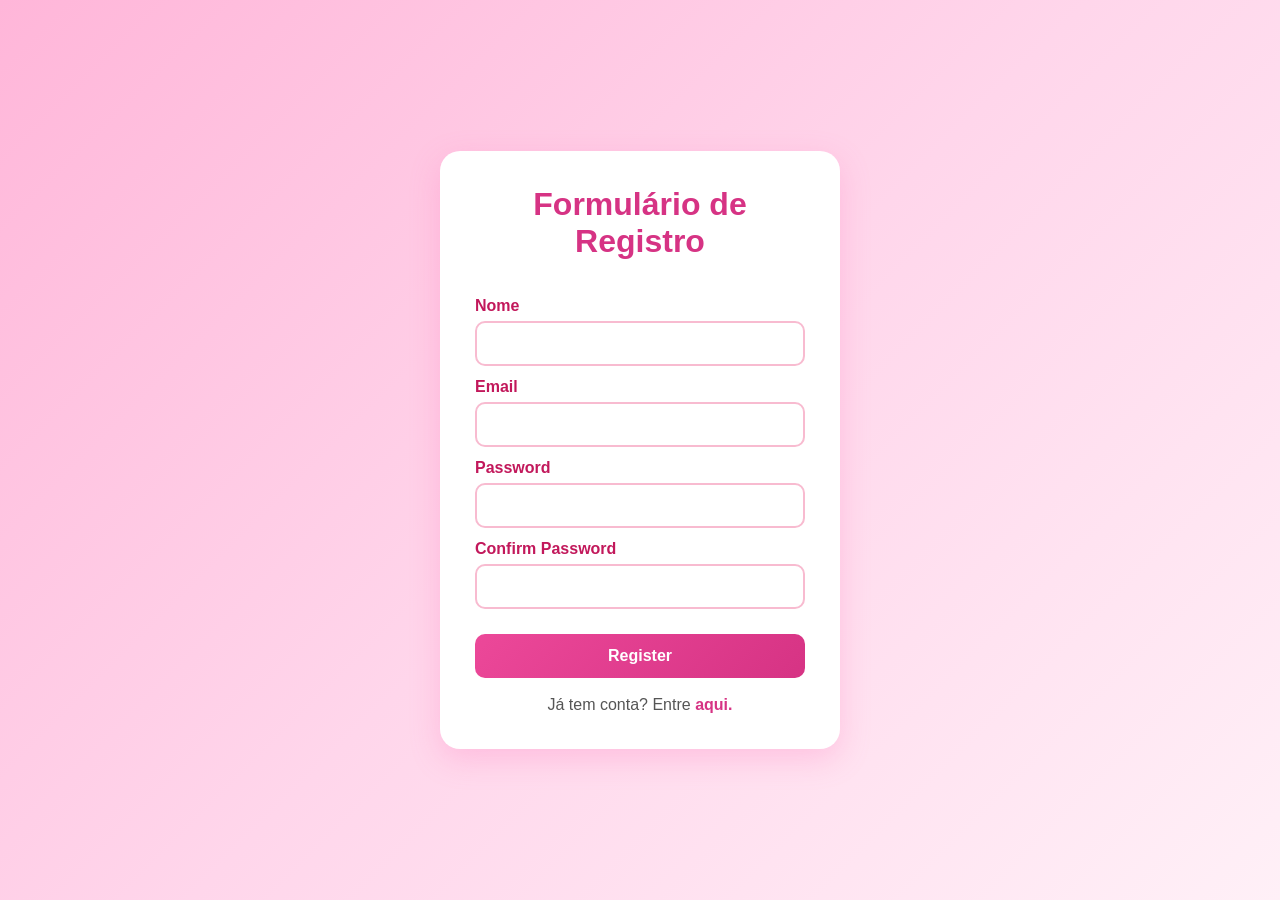
<file: index.html>
<!DOCTYPE html>
<html lang="pt-BR">
<head>
    <meta charset="UTF-8">
    <meta name="viewport" content="width=device-width, initial-scale=1.0">
    <title>Register</title>
    <link rel="stylesheet" href="/styles/main.css">
    <script src="/js/api.js" defer></script>
</head>
<body>
    <div class="card">
        <h1>Formulário de Registro</h1>
        <form class="form" id="formRegister">
            <label for="Nome">Nome</label>
            <input type="text" name="name" id="name" required>
            <label for="Email">Email</label>
            <input type="email" name="email" id="email" required>
            <label for="Password">Password</label>
            <input type="password" name="password" id="password" required>
            <label for="Confirm">Confirm Password</label>
            <input type="password" name="confirmPassword" id="confirmPassword" required>
            <input type="submit" value="Register">
            <p>Já tem conta? Entre <a href="./login.html">aqui.</a></p>
        </form>
    </div>
</body>
</html>
</file>
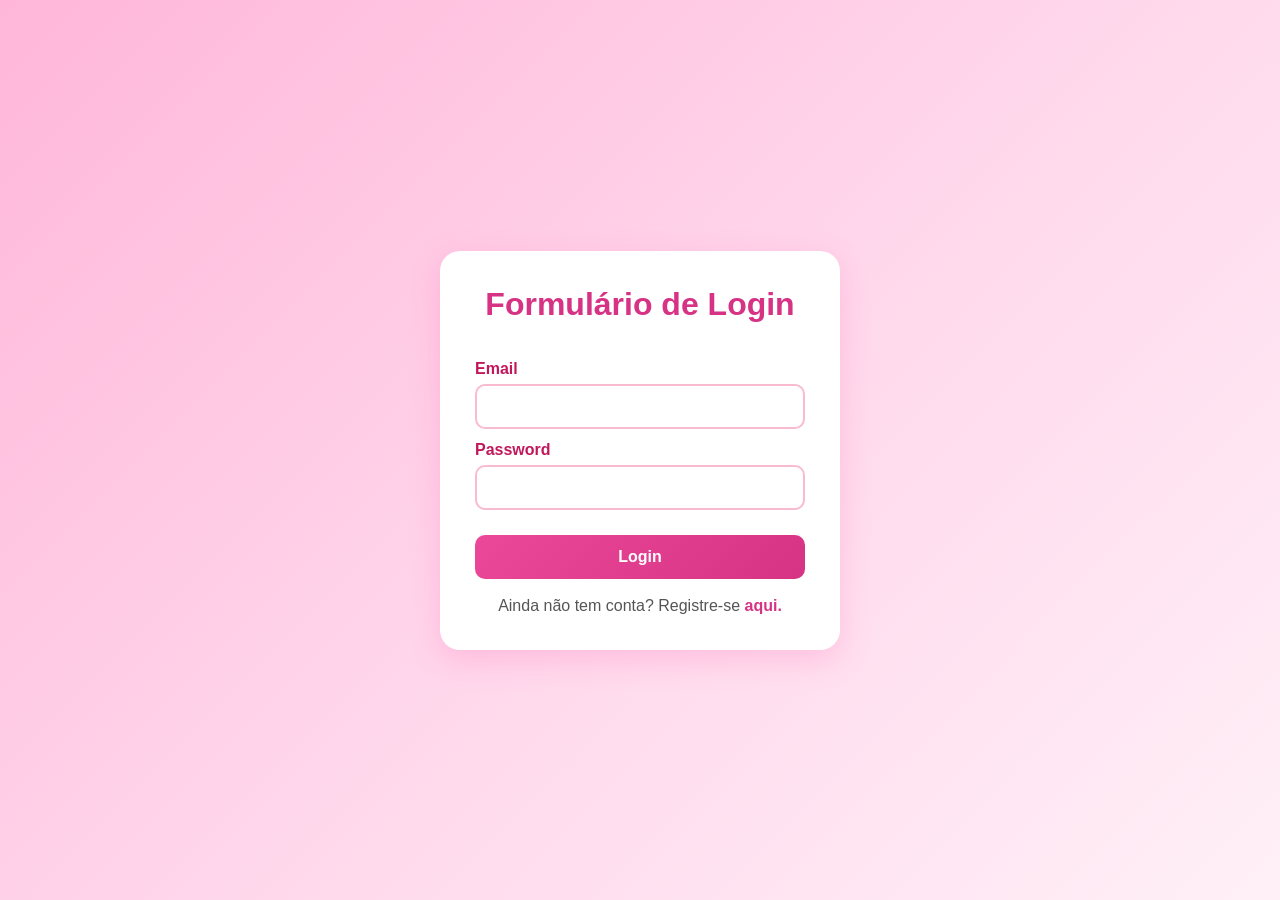
<file: pages/login.html>
<!DOCTYPE html>
<html lang="pt-BR">
<head>
    <meta charset="UTF-8">
    <meta name="viewport" content="width=device-width, initial-scale=1.0">
    <title>Login</title>
    <link rel="stylesheet" href="/styles/main.css">
    <script src="../js/api.js" defer></script>
</head>
<body>
    <div class="card">
        <h1>Formulário de Login</h1>
        <form class="form" id="formLogin">
            <label for="Email">Email</label>
            <input type="email" name="email" id="email" required>
            <label for="Password">Password</label>
            <input type="password" name="password" id="password" required>
            <input type="submit" value="Login">
            <p>Ainda não tem conta? Registre-se <a href="./register.html">aqui.</a></p>
        </form>
    </div>
</body>
</html>
</file>
<file: styles/main.css>
* {
    margin: 0;
    padding: 0;
    box-sizing: border-box;
    font-family: Arial, Helvetica, sans-serif;
}

body {
    height: 100vh;
    display: flex;
    justify-content: center;
    align-items: center;
    background: linear-gradient(135deg, #ffb6d9, #ffd6eb, #fff0f7);
}

.card {
    width: 400px;
    background: #ffffff;
    padding: 35px;
    border-radius: 20px;
    box-shadow: 0 10px 30px rgba(255, 105, 180, 0.25);
}

.card h1 {
    text-align: center;
    color: #d63384;
    margin-bottom: 25px;
}

.form {
    display: flex;
    flex-direction: column;
}

.form label {
    margin-bottom: 6px;
    margin-top: 12px;
    color: #c2185b;
    font-weight: bold;
}

.form input[type="text"],
.form input[type="email"],
.form input[type="password"] {
    padding: 12px;
    border: 2px solid #f8bbd0;
    border-radius: 10px;
    outline: none;
    transition: 0.3s;
    font-size: 15px;
}

.form input[type="text"]:focus,
.form input[type="email"]:focus,
.form input[type="password"]:focus {
    border-color: #ec4899;
    box-shadow: 0 0 8px rgba(236, 72, 153, 0.3);
}

.form input[type="submit"] {
    margin-top: 25px;
    padding: 13px;
    border: none;
    border-radius: 10px;
    background: linear-gradient(135deg, #ec4899, #d63384);
    color: white;
    font-size: 16px;
    font-weight: bold;
    cursor: pointer;
    transition: 0.3s;
}

.form input[type="submit"]:hover {
    transform: translateY(-2px);
    box-shadow: 0 8px 15px rgba(236, 72, 153, 0.35);
}

.form p {
    margin-top: 18px;
    text-align: center;
    color: #555;
}

.form a {
    color: #d63384;
    text-decoration: none;
    font-weight: bold;
}

.form a:hover {
    text-decoration: underline;
}
</file>
